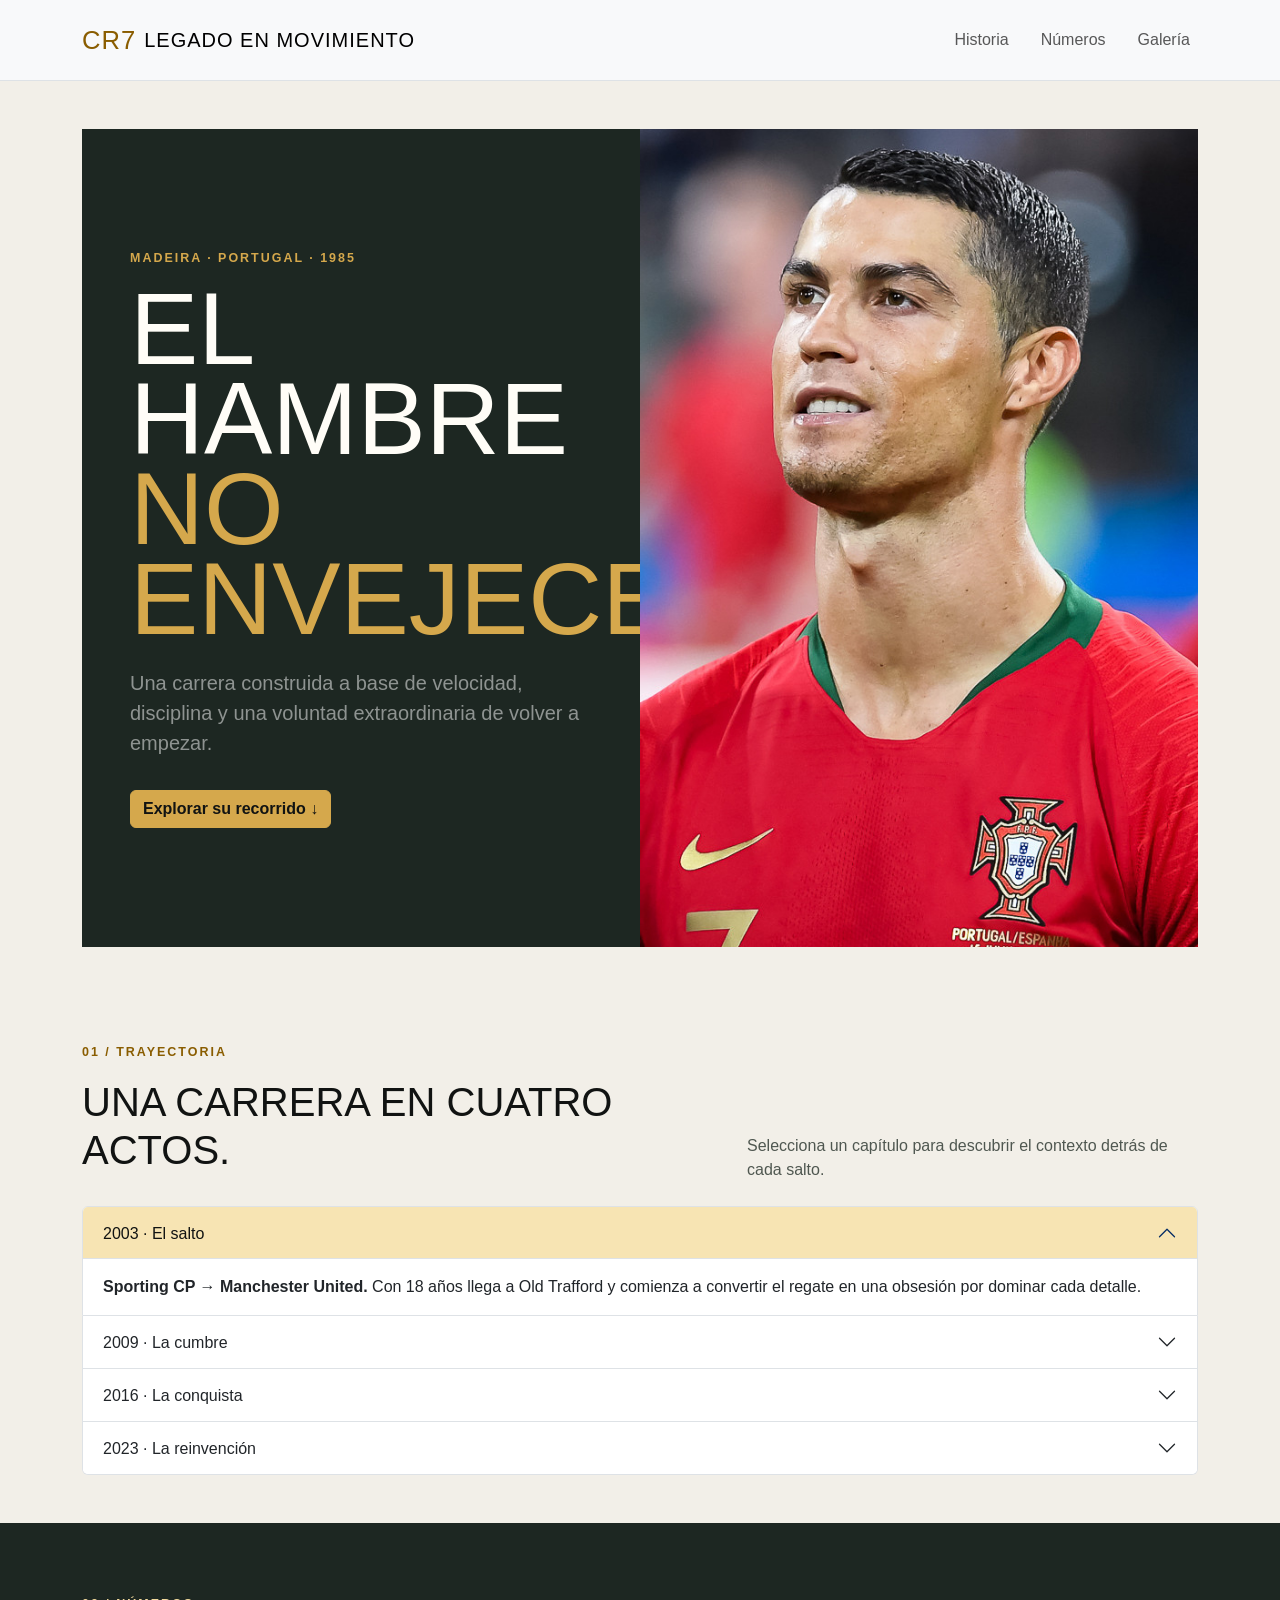
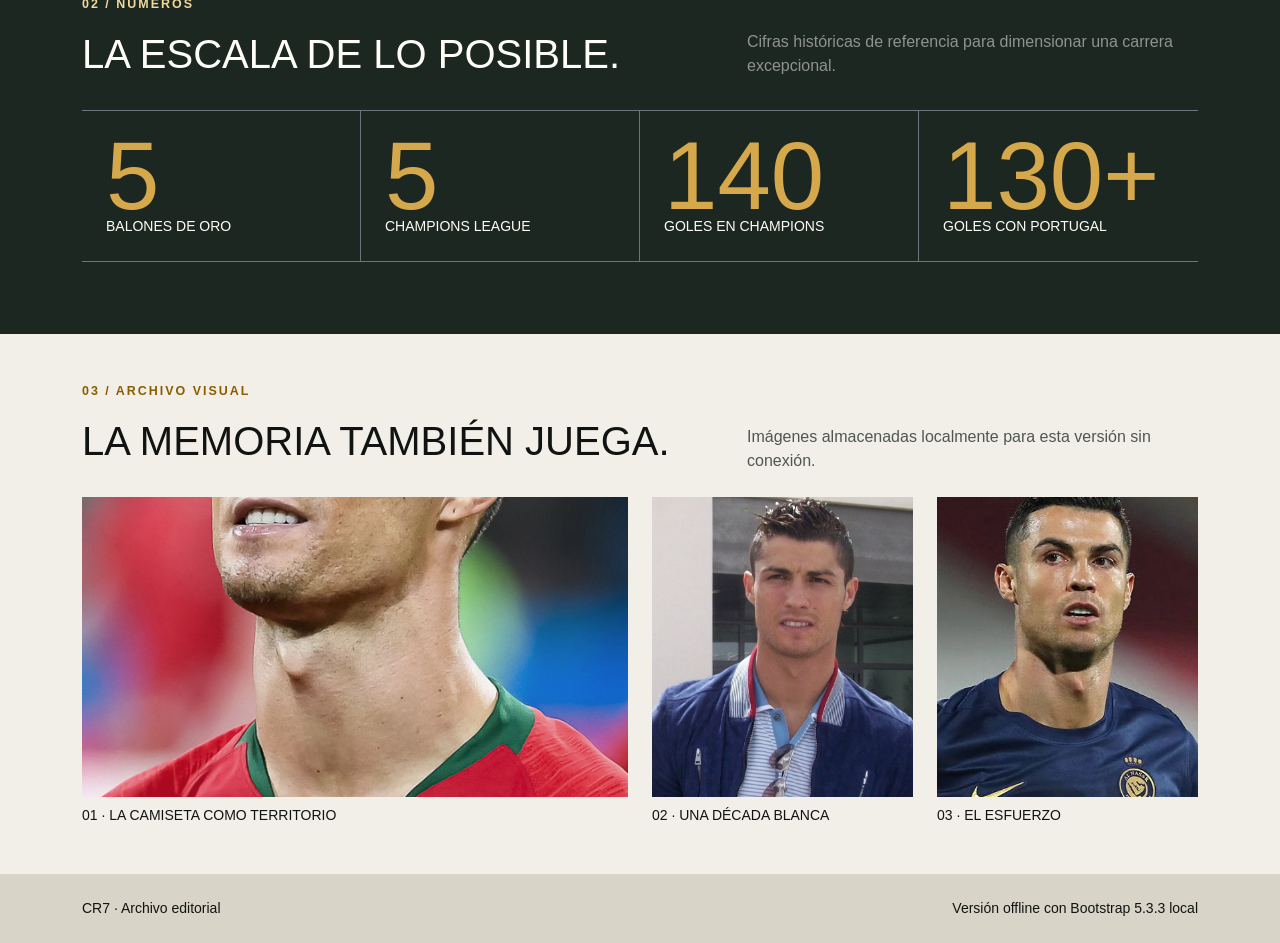
<file: paginaCristianoRonaldo/bootstrap-offline.html>
<!doctype html>
<html lang="es">
<head>
  <meta charset="utf-8">
  <meta name="viewport" content="width=device-width, initial-scale=1">
  <meta name="description" content="Página Bootstrap offline sobre la trayectoria de Cristiano Ronaldo.">
  <title>CR7 | Página Bootstrap offline</title>
  <link rel="stylesheet" href="offline-assets/bootstrap.min.css">
  <link rel="stylesheet" href="bootstrap-pages.css">
</head>
<body class="bootstrap-cr7">
  <header>
  <nav class="navbar navbar-expand-lg bg-body-tertiary border-bottom" aria-label="Navegación principal">
    <div class="container py-2">
      <a class="navbar-brand d-flex align-items-center gap-2" href="#inicio"><span class="brand-mark">CR7</span><span>Legado en movimiento</span></a>
      <button class="navbar-toggler" type="button" data-bs-toggle="collapse" data-bs-target="#offlineMenu" aria-controls="offlineMenu" aria-expanded="false" aria-label="Mostrar navegación"><span class="navbar-toggler-icon"></span></button>
      <div class="collapse navbar-collapse" id="offlineMenu">
        <ul class="navbar-nav ms-auto gap-lg-3"><li class="nav-item"><a class="nav-link" href="#historia">Historia</a></li><li class="nav-item"><a class="nav-link" href="#numeros">Números</a></li><li class="nav-item"><a class="nav-link" href="#galeria">Galería</a></li></ul>
      </div>
    </div>
  </nav>
  </header>

  <main id="inicio">
    <section class="container py-4 py-lg-5"><div class="hero-panel row g-0 align-items-stretch overflow-hidden"><div class="col-lg-6 p-4 p-md-5 d-flex flex-column justify-content-center"><p class="section-kicker">Madeira · Portugal · 1985</p><h1 class="mb-4">El hambre<br><span>no envejece.</span></h1><p class="lead text-white-50">Una carrera construida a base de velocidad, disciplina y una voluntad extraordinaria de volver a empezar.</p><div><a class="btn btn-cr7 mt-3" href="#historia">Explorar su recorrido <span aria-hidden="true">↓</span></a></div></div><div class="col-lg-6"><img class="hero-image w-100" src="offline-assets/ronaldo-2018.jpg" alt="Cristiano Ronaldo celebrando con Portugal" width="613" height="818"></div></div></section>

    <section class="container py-5" id="historia"><div class="row g-4 align-items-end mb-4"><div class="col-lg-7"><p class="section-kicker">01 / Trayectoria</p><h2 class="display-6">Una carrera en cuatro actos.</h2></div><div class="col-lg-5"><p class="text-secondary mb-0">Selecciona un capítulo para descubrir el contexto detrás de cada salto.</p></div></div><div class="accordion" id="careerAccordionOffline"><div class="accordion-item"><h3 class="accordion-header"><button class="accordion-button" type="button" data-bs-toggle="collapse" data-bs-target="#offlineChapter2003" aria-expanded="true" aria-controls="offlineChapter2003">2003 · El salto</button></h3><div id="offlineChapter2003" class="accordion-collapse collapse show" data-bs-parent="#careerAccordionOffline"><div class="accordion-body"><strong>Sporting CP → Manchester United.</strong> Con 18 años llega a Old Trafford y comienza a convertir el regate en una obsesión por dominar cada detalle.</div></div></div><div class="accordion-item"><h3 class="accordion-header"><button class="accordion-button collapsed" type="button" data-bs-toggle="collapse" data-bs-target="#offlineChapter2009" aria-expanded="false" aria-controls="offlineChapter2009">2009 · La cumbre</button></h3><div id="offlineChapter2009" class="accordion-collapse collapse" data-bs-parent="#careerAccordionOffline"><div class="accordion-body"><strong>Real Madrid.</strong> Una década de noches europeas, goles y títulos transforma su potencia en producción.</div></div></div><div class="accordion-item"><h3 class="accordion-header"><button class="accordion-button collapsed" type="button" data-bs-toggle="collapse" data-bs-target="#offlineChapter2016" aria-expanded="false" aria-controls="offlineChapter2016">2016 · La conquista</button></h3><div id="offlineChapter2016" class="accordion-collapse collapse" data-bs-parent="#careerAccordionOffline"><div class="accordion-body"><strong>Portugal, campeón de Europa.</strong> Incluso lesionado, lidera desde la banda a su selección hacia su primer gran título continental.</div></div></div><div class="accordion-item"><h3 class="accordion-header"><button class="accordion-button collapsed" type="button" data-bs-toggle="collapse" data-bs-target="#offlineChapter2023" aria-expanded="false" aria-controls="offlineChapter2023">2023 · La reinvención</button></h3><div id="offlineChapter2023" class="accordion-collapse collapse" data-bs-parent="#careerAccordionOffline"><div class="accordion-body"><strong>Al-Nassr · Arabia Saudí.</strong> Un nuevo escenario, una misma exigencia y una conversación global que continúa.</div></div></div></div></section>

    <section class="section-dark py-5" id="numeros"><div class="container py-lg-4"><p class="section-kicker">02 / Números</p><div class="row g-4 mb-4"><div class="col-lg-7"><h2 class="display-6">La escala de lo posible.</h2></div><div class="col-lg-5"><p class="text-white-50 mb-0">Cifras históricas de referencia para dimensionar una carrera excepcional.</p></div></div><div class="row g-0 border-top border-bottom border-secondary"><div class="col-6 col-lg-3 p-4 border-end border-secondary"><div class="stat-number">5</div><p class="mb-0 text-uppercase small">Balones de Oro</p></div><div class="col-6 col-lg-3 p-4 border-end border-secondary"><div class="stat-number">5</div><p class="mb-0 text-uppercase small">Champions League</p></div><div class="col-6 col-lg-3 p-4 border-end border-secondary"><div class="stat-number">140</div><p class="mb-0 text-uppercase small">Goles en Champions</p></div><div class="col-6 col-lg-3 p-4"><div class="stat-number">130+</div><p class="mb-0 text-uppercase small">Goles con Portugal</p></div></div></div></section>

    <section class="container py-5" id="galeria"><div class="row g-4 align-items-end mb-4"><div class="col-lg-7"><p class="section-kicker">03 / Archivo visual</p><h2 class="display-6">La memoria también juega.</h2></div><div class="col-lg-5"><p class="text-secondary mb-0">Imágenes almacenadas localmente para esta versión sin conexión.</p></div></div><div class="row g-4"><figure class="col-lg-6 mb-0"><img class="gallery-image w-100" src="offline-assets/ronaldo-2018.jpg" alt="Cristiano Ronaldo con Portugal en 2018" loading="lazy" width="613" height="818"><figcaption class="mt-2 text-uppercase small">01 · La camiseta como territorio</figcaption></figure><figure class="col-lg-3 mb-0"><img class="gallery-image w-100" src="offline-assets/ronaldo-2010.jpg" alt="Cristiano Ronaldo durante un partido en 2010" loading="lazy" width="640" height="360"><figcaption class="mt-2 text-uppercase small">02 · Una década blanca</figcaption></figure><figure class="col-lg-3 mb-0"><img class="gallery-image w-100" src="offline-assets/ronaldo-2023.jpg" alt="Cristiano Ronaldo durante un partido en 2023" loading="lazy" width="640" height="360"><figcaption class="mt-2 text-uppercase small">03 · El esfuerzo</figcaption></figure></div></section>
  </main>
  <footer class="footer-cr7 py-4"><div class="container d-flex flex-column flex-md-row justify-content-between gap-2 small"><span>CR7 · Archivo editorial</span><span>Versión offline con Bootstrap 5.3.3 local</span></div></footer>
  <script src="offline-assets/bootstrap.bundle.min.js"></script>
</body>
</html>
</file>
